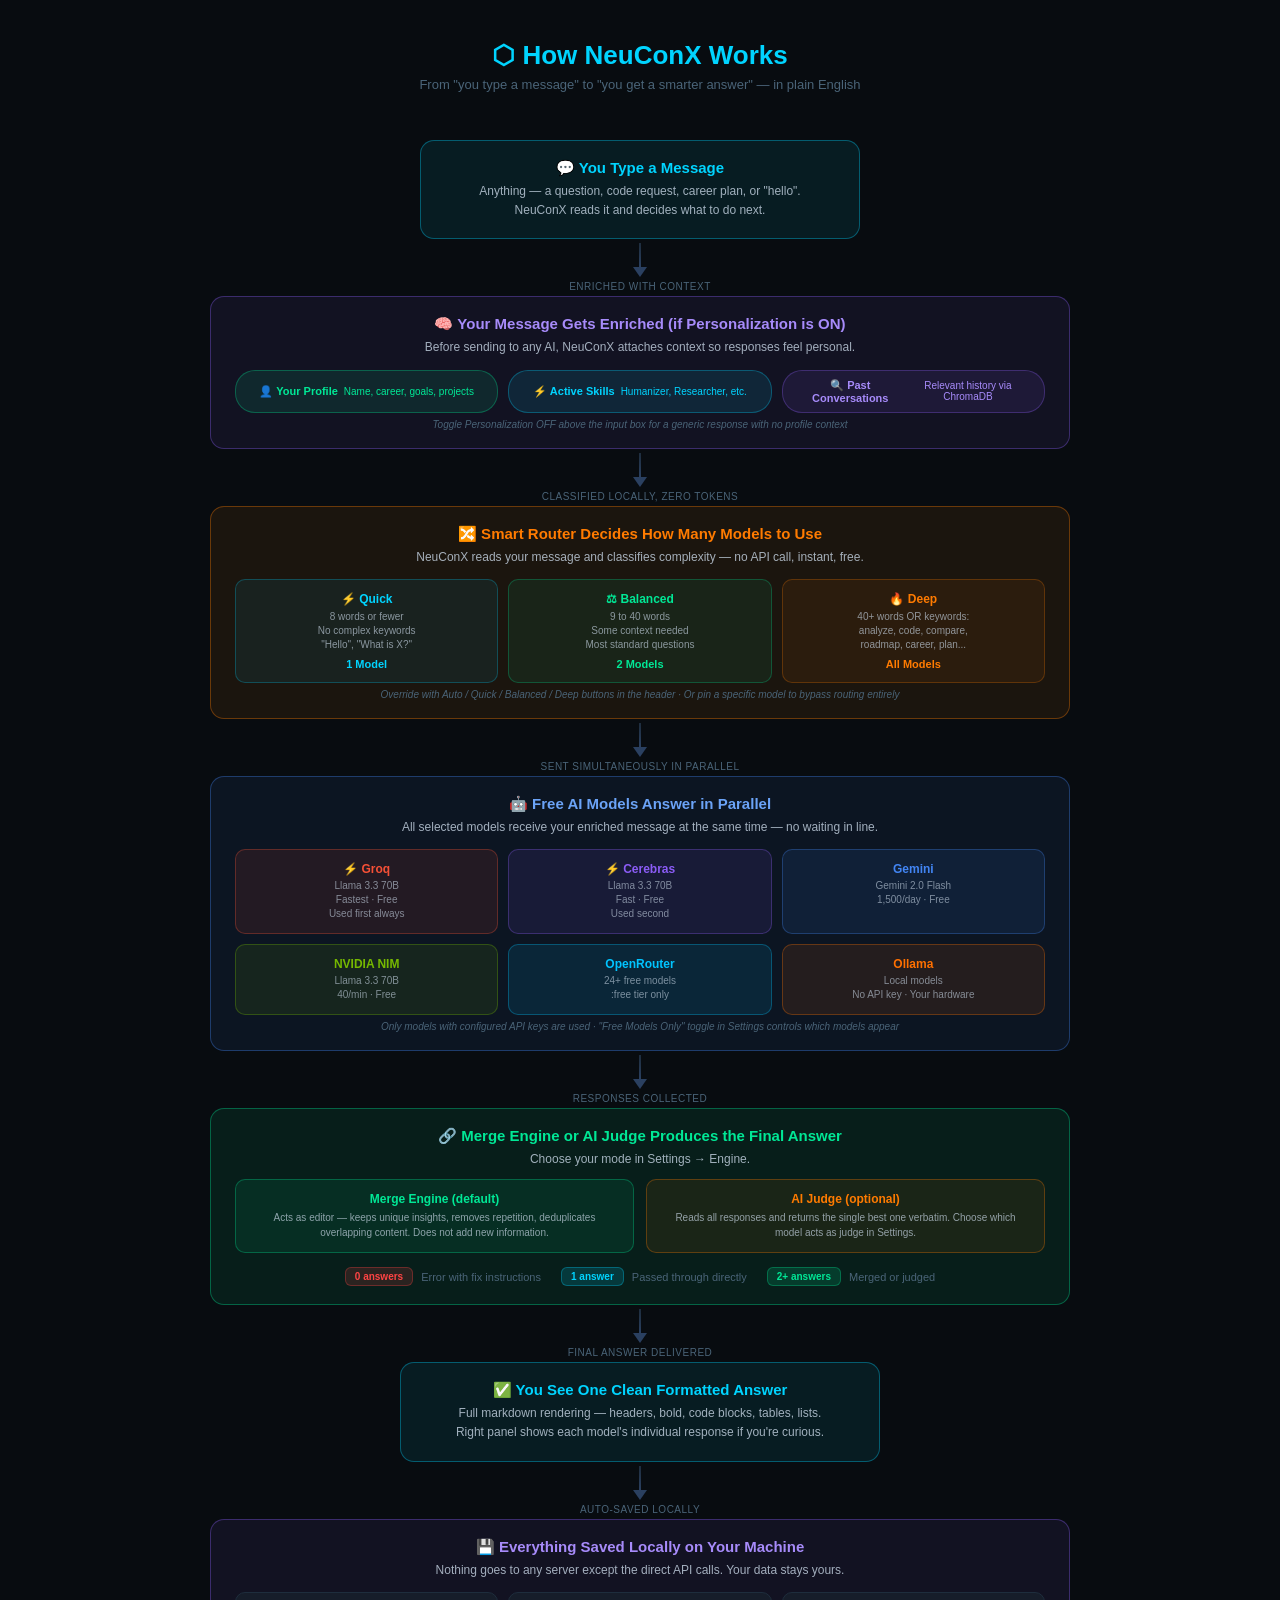
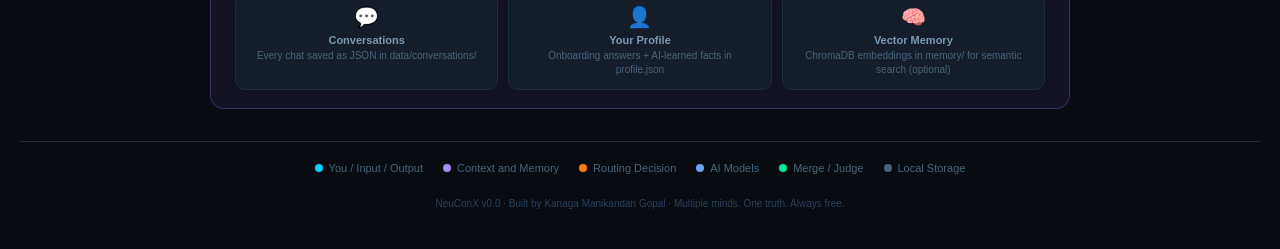
<file: how_it_works.html>
<!DOCTYPE html>
<html lang="en">
<head>
<meta charset="UTF-8">
<meta name="viewport" content="width=device-width, initial-scale=1.0">
<title>NeuConX — How It Works</title>
<style>
  * { box-sizing: border-box; margin: 0; padding: 0; }
  body {
    background: #080c10; color: #c8d6e5;
    font-family: 'Segoe UI', sans-serif;
    min-height: 100vh; padding: 40px 20px;
  }
  h1 { text-align:center; font-size:26px; color:#00d4ff; margin-bottom:6px; }
  .subtitle { text-align:center; font-size:13px; color:#4a6478; margin-bottom:48px; }
  .flow { display:flex; flex-direction:column; align-items:center; gap:0; max-width:860px; margin:0 auto; }

  .box { border-radius:14px; padding:18px 24px; text-align:center; position:relative; width:100%; }
  .box-title { font-size:15px; font-weight:700; margin-bottom:5px; }
  .box-desc { font-size:12px; line-height:1.6; opacity:0.8; }

  .cyan   { background:rgba(0,212,255,0.08);  border:1.5px solid rgba(0,212,255,0.35); }
  .cyan   .box-title { color:#00d4ff; }
  .green  { background:rgba(0,232,150,0.08);  border:1.5px solid rgba(0,232,150,0.35); }
  .green  .box-title { color:#00e896; }
  .orange { background:rgba(255,123,0,0.08);  border:1.5px solid rgba(255,123,0,0.35); }
  .orange .box-title { color:#ff7b00; }
  .purple { background:rgba(139,92,246,0.08); border:1.5px solid rgba(139,92,246,0.35); }
  .purple .box-title { color:#a78bfa; }
  .blue   { background:rgba(66,133,244,0.08); border:1.5px solid rgba(66,133,244,0.35); }
  .blue   .box-title { color:#6ba3f7; }

  .arrow { display:flex; flex-direction:column; align-items:center; padding:4px 0; }
  .arrow-line { width:2px; height:24px; background:linear-gradient(to bottom,#1e2d3d,#2a4060); }
  .arrow-head { width:0; height:0; border-left:7px solid transparent; border-right:7px solid transparent; border-top:10px solid #2a4060; }
  .arrow-label { font-size:10px; color:#4a6478; margin-top:4px; letter-spacing:0.5px; text-transform:uppercase; }

  .split-row { display:grid; grid-template-columns:1fr 1fr 1fr; gap:12px; width:100%; }
  .model-grid { display:grid; grid-template-columns:repeat(3,1fr); gap:10px; width:100%; }
  .model-card { border-radius:10px; padding:12px 14px; text-align:center; }
  .model-card .model-name { font-size:12px; font-weight:700; margin-bottom:3px; }
  .model-card .model-detail { font-size:10px; opacity:0.6; line-height:1.4; }

  .m-groq     { background:rgba(245,80,54,0.1);   border:1px solid rgba(245,80,54,0.3); }
  .m-groq     .model-name { color:#F55036; }
  .m-cerebras { background:rgba(139,92,246,0.1);  border:1px solid rgba(139,92,246,0.3); }
  .m-cerebras .model-name { color:#8B5CF6; }
  .m-gemini   { background:rgba(66,133,244,0.1);  border:1px solid rgba(66,133,244,0.3); }
  .m-gemini   .model-name { color:#4285F4; }
  .m-nvidia   { background:rgba(118,185,0,0.1);   border:1px solid rgba(118,185,0,0.3); }
  .m-nvidia   .model-name { color:#76B900; }
  .m-openrouter { background:rgba(0,196,255,0.1); border:1px solid rgba(0,196,255,0.3); }
  .m-openrouter .model-name { color:#00C4FF; }
  .m-ollama   { background:rgba(255,112,0,0.1);   border:1px solid rgba(255,112,0,0.3); }
  .m-ollama   .model-name { color:#FF7000; }

  .context-row { display:flex; gap:10px; width:100%; justify-content:center; flex-wrap:wrap; margin-top:12px; }
  .context-pill { border-radius:20px; padding:8px 16px; font-size:11px; font-weight:600; display:flex; align-items:center; gap:6px; flex:1; justify-content:center; min-width:150px; }
  .pill-profile { background:rgba(0,232,150,0.1); border:1px solid rgba(0,232,150,0.3); color:#00e896; }
  .pill-skills  { background:rgba(0,212,255,0.1); border:1px solid rgba(0,212,255,0.3); color:#00d4ff; }
  .pill-memory  { background:rgba(139,92,246,0.1);border:1px solid rgba(139,92,246,0.3);color:#a78bfa; }

  .tier-row { display:grid; grid-template-columns:1fr 1fr 1fr; gap:10px; width:100%; }
  .tier-box { border-radius:10px; padding:12px 14px; text-align:center; }
  .tier-box .tier-name { font-size:12px; font-weight:700; margin-bottom:4px; }
  .tier-box .tier-when { font-size:10px; opacity:0.65; margin-bottom:6px; line-height:1.4; }
  .tier-box .tier-models { font-size:11px; font-weight:600; }
  .t1 { background:rgba(0,212,255,0.07); border:1px solid rgba(0,212,255,0.25); }
  .t1 .tier-name, .t1 .tier-models { color:#00d4ff; }
  .t2 { background:rgba(0,232,150,0.07); border:1px solid rgba(0,232,150,0.25); }
  .t2 .tier-name, .t2 .tier-models { color:#00e896; }
  .t3 { background:rgba(255,123,0,0.07);  border:1px solid rgba(255,123,0,0.25); }
  .t3 .tier-name, .t3 .tier-models { color:#ff7b00; }

  .engine-row { display:grid; grid-template-columns:1fr 1fr; gap:12px; width:100%; margin-top:10px; }
  .engine-box { border-radius:10px; padding:12px 14px; text-align:center; }
  .engine-box .engine-name { font-size:12px; font-weight:700; margin-bottom:4px; }
  .engine-box .engine-desc { font-size:10px; opacity:0.7; line-height:1.5; }
  .e-merge { background:rgba(0,232,150,0.08); border:1px solid rgba(0,232,150,0.3); }
  .e-merge .engine-name { color:#00e896; }
  .e-judge { background:rgba(255,123,0,0.08); border:1px solid rgba(255,123,0,0.3); }
  .e-judge .engine-name { color:#ff7b00; }

  .storage-row { display:grid; grid-template-columns:1fr 1fr 1fr; gap:10px; width:100%; }
  .store-box { border-radius:10px; padding:12px 14px; text-align:center; background:rgba(26,37,48,0.6); border:1px solid #1e2d3d; }
  .store-box .store-icon { font-size:20px; margin-bottom:5px; }
  .store-box .store-name { font-size:11px; font-weight:700; color:#7a9ab4; margin-bottom:3px; }
  .store-box .store-desc { font-size:10px; color:#4a6478; line-height:1.4; }

  .merge-inner { display:flex; align-items:center; justify-content:center; gap:20px; flex-wrap:wrap; margin-top:10px; }
  .merge-case { display:flex; align-items:center; gap:8px; font-size:11px; }
  .merge-badge { border-radius:6px; padding:3px 9px; font-size:10px; font-weight:700; }
  .mb-0 { background:rgba(255,68,68,0.15); color:#ff4444; border:1px solid rgba(255,68,68,0.3); }
  .mb-1 { background:rgba(0,212,255,0.15); color:#00d4ff; border:1px solid rgba(0,212,255,0.3); }
  .mb-2 { background:rgba(0,232,150,0.15); color:#00e896; border:1px solid rgba(0,232,150,0.3); }

  .legend { display:flex; gap:20px; flex-wrap:wrap; justify-content:center; margin-top:32px; padding-top:20px; border-top:1px solid #1e2d3d; }
  .legend-item { display:flex; align-items:center; gap:6px; font-size:11px; color:#4a6478; }
  .legend-dot { width:8px; height:8px; border-radius:50%; }

  .section-note { font-size:10px; color:#4a6478; text-align:center; margin-top:6px; font-style:italic; }
</style>
</head>
<body>

<h1>⬡ How NeuConX Works</h1>
<p class="subtitle">From "you type a message" to "you get a smarter answer" — in plain English</p>

<div class="flow">

  <div class="box cyan" style="max-width:440px;">
    <div class="box-title">💬 You Type a Message</div>
    <div class="box-desc">Anything — a question, code request, career plan, or "hello".<br>NeuConX reads it and decides what to do next.</div>
  </div>

  <div class="arrow"><div class="arrow-line"></div><div class="arrow-head"></div><div class="arrow-label">enriched with context</div></div>

  <div class="box purple">
    <div class="box-title">🧠 Your Message Gets Enriched (if Personalization is ON)</div>
    <div class="box-desc">Before sending to any AI, NeuConX attaches context so responses feel personal.</div>
    <div class="context-row">
      <div class="context-pill pill-profile">👤 Your Profile<br><span style="font-weight:400;font-size:10px;">Name, career, goals, projects</span></div>
      <div class="context-pill pill-skills">⚡ Active Skills<br><span style="font-weight:400;font-size:10px;">Humanizer, Researcher, etc.</span></div>
      <div class="context-pill pill-memory">🔍 Past Conversations<br><span style="font-weight:400;font-size:10px;">Relevant history via ChromaDB</span></div>
    </div>
    <p class="section-note">Toggle Personalization OFF above the input box for a generic response with no profile context</p>
  </div>

  <div class="arrow"><div class="arrow-line"></div><div class="arrow-head"></div><div class="arrow-label">classified locally, zero tokens</div></div>

  <div class="box orange">
    <div class="box-title">🔀 Smart Router Decides How Many Models to Use</div>
    <div class="box-desc">NeuConX reads your message and classifies complexity — no API call, instant, free.</div>
    <div class="tier-row" style="margin-top:12px;">
      <div class="tier-box t1">
        <div class="tier-name">⚡ Quick</div>
        <div class="tier-when">8 words or fewer<br>No complex keywords<br>"Hello", "What is X?"</div>
        <div class="tier-models">1 Model</div>
      </div>
      <div class="tier-box t2">
        <div class="tier-name">⚖ Balanced</div>
        <div class="tier-when">9 to 40 words<br>Some context needed<br>Most standard questions</div>
        <div class="tier-models">2 Models</div>
      </div>
      <div class="tier-box t3">
        <div class="tier-name">🔥 Deep</div>
        <div class="tier-when">40+ words OR keywords:<br>analyze, code, compare,<br>roadmap, career, plan...</div>
        <div class="tier-models">All Models</div>
      </div>
    </div>
    <p class="section-note">Override with Auto / Quick / Balanced / Deep buttons in the header · Or pin a specific model to bypass routing entirely</p>
  </div>

  <div class="arrow"><div class="arrow-line"></div><div class="arrow-head"></div><div class="arrow-label">sent simultaneously in parallel</div></div>

  <div class="box blue">
    <div class="box-title">🤖 Free AI Models Answer in Parallel</div>
    <div class="box-desc" style="margin-bottom:12px;">All selected models receive your enriched message at the same time — no waiting in line.</div>
    <div class="model-grid">
      <div class="model-card m-groq">
        <div class="model-name">⚡ Groq</div>
        <div class="model-detail">Llama 3.3 70B<br>Fastest · Free<br>Used first always</div>
      </div>
      <div class="model-card m-cerebras">
        <div class="model-name">⚡ Cerebras</div>
        <div class="model-detail">Llama 3.3 70B<br>Fast · Free<br>Used second</div>
      </div>
      <div class="model-card m-gemini">
        <div class="model-name">Gemini</div>
        <div class="model-detail">Gemini 2.0 Flash<br>1,500/day · Free</div>
      </div>
      <div class="model-card m-nvidia">
        <div class="model-name">NVIDIA NIM</div>
        <div class="model-detail">Llama 3.3 70B<br>40/min · Free</div>
      </div>
      <div class="model-card m-openrouter">
        <div class="model-name">OpenRouter</div>
        <div class="model-detail">24+ free models<br>:free tier only</div>
      </div>
      <div class="model-card m-ollama">
        <div class="model-name">Ollama</div>
        <div class="model-detail">Local models<br>No API key · Your hardware</div>
      </div>
    </div>
    <p class="section-note">Only models with configured API keys are used · "Free Models Only" toggle in Settings controls which models appear</p>
  </div>

  <div class="arrow"><div class="arrow-line"></div><div class="arrow-head"></div><div class="arrow-label">responses collected</div></div>

  <div class="box green">
    <div class="box-title">🔗 Merge Engine or AI Judge Produces the Final Answer</div>
    <div class="box-desc">Choose your mode in Settings → Engine.</div>
    <div class="engine-row">
      <div class="engine-box e-merge">
        <div class="engine-name">Merge Engine (default)</div>
        <div class="engine-desc">Acts as editor — keeps unique insights, removes repetition, deduplicates overlapping content. Does not add new information.</div>
      </div>
      <div class="engine-box e-judge">
        <div class="engine-name">AI Judge (optional)</div>
        <div class="engine-desc">Reads all responses and returns the single best one verbatim. Choose which model acts as judge in Settings.</div>
      </div>
    </div>
    <div class="merge-inner" style="margin-top:14px;">
      <div class="merge-case"><span class="merge-badge mb-0">0 answers</span><span style="color:#4a6478;">Error with fix instructions</span></div>
      <div class="merge-case"><span class="merge-badge mb-1">1 answer</span><span style="color:#4a6478;">Passed through directly</span></div>
      <div class="merge-case"><span class="merge-badge mb-2">2+ answers</span><span style="color:#4a6478;">Merged or judged</span></div>
    </div>
  </div>

  <div class="arrow"><div class="arrow-line"></div><div class="arrow-head"></div><div class="arrow-label">final answer delivered</div></div>

  <div class="box cyan" style="max-width:480px;">
    <div class="box-title">✅ You See One Clean Formatted Answer</div>
    <div class="box-desc">Full markdown rendering — headers, bold, code blocks, tables, lists.<br>Right panel shows each model's individual response if you're curious.</div>
  </div>

  <div class="arrow"><div class="arrow-line"></div><div class="arrow-head"></div><div class="arrow-label">auto-saved locally</div></div>

  <div class="box purple">
    <div class="box-title">💾 Everything Saved Locally on Your Machine</div>
    <div class="box-desc" style="margin-bottom:12px;">Nothing goes to any server except the direct API calls. Your data stays yours.</div>
    <div class="storage-row">
      <div class="store-box">
        <div class="store-icon">💬</div>
        <div class="store-name">Conversations</div>
        <div class="store-desc">Every chat saved as JSON in data/conversations/</div>
      </div>
      <div class="store-box">
        <div class="store-icon">👤</div>
        <div class="store-name">Your Profile</div>
        <div class="store-desc">Onboarding answers + AI-learned facts in profile.json</div>
      </div>
      <div class="store-box">
        <div class="store-icon">🧠</div>
        <div class="store-name">Vector Memory</div>
        <div class="store-desc">ChromaDB embeddings in memory/ for semantic search (optional)</div>
      </div>
    </div>
  </div>

</div>

<div class="legend">
  <div class="legend-item"><div class="legend-dot" style="background:#00d4ff"></div>You / Input / Output</div>
  <div class="legend-item"><div class="legend-dot" style="background:#a78bfa"></div>Context and Memory</div>
  <div class="legend-item"><div class="legend-dot" style="background:#ff7b00"></div>Routing Decision</div>
  <div class="legend-item"><div class="legend-dot" style="background:#6ba3f7"></div>AI Models</div>
  <div class="legend-item"><div class="legend-dot" style="background:#00e896"></div>Merge / Judge</div>
  <div class="legend-item"><div class="legend-dot" style="background:#4a6478"></div>Local Storage</div>
</div>

<p style="text-align:center;margin-top:24px;font-size:10px;color:#2a4060;">
  NeuConX v0.0 · Built by Kanaga Manikandan Gopal · Multiple minds. One truth. Always free.
</p>

</body>
</html>
</file>
